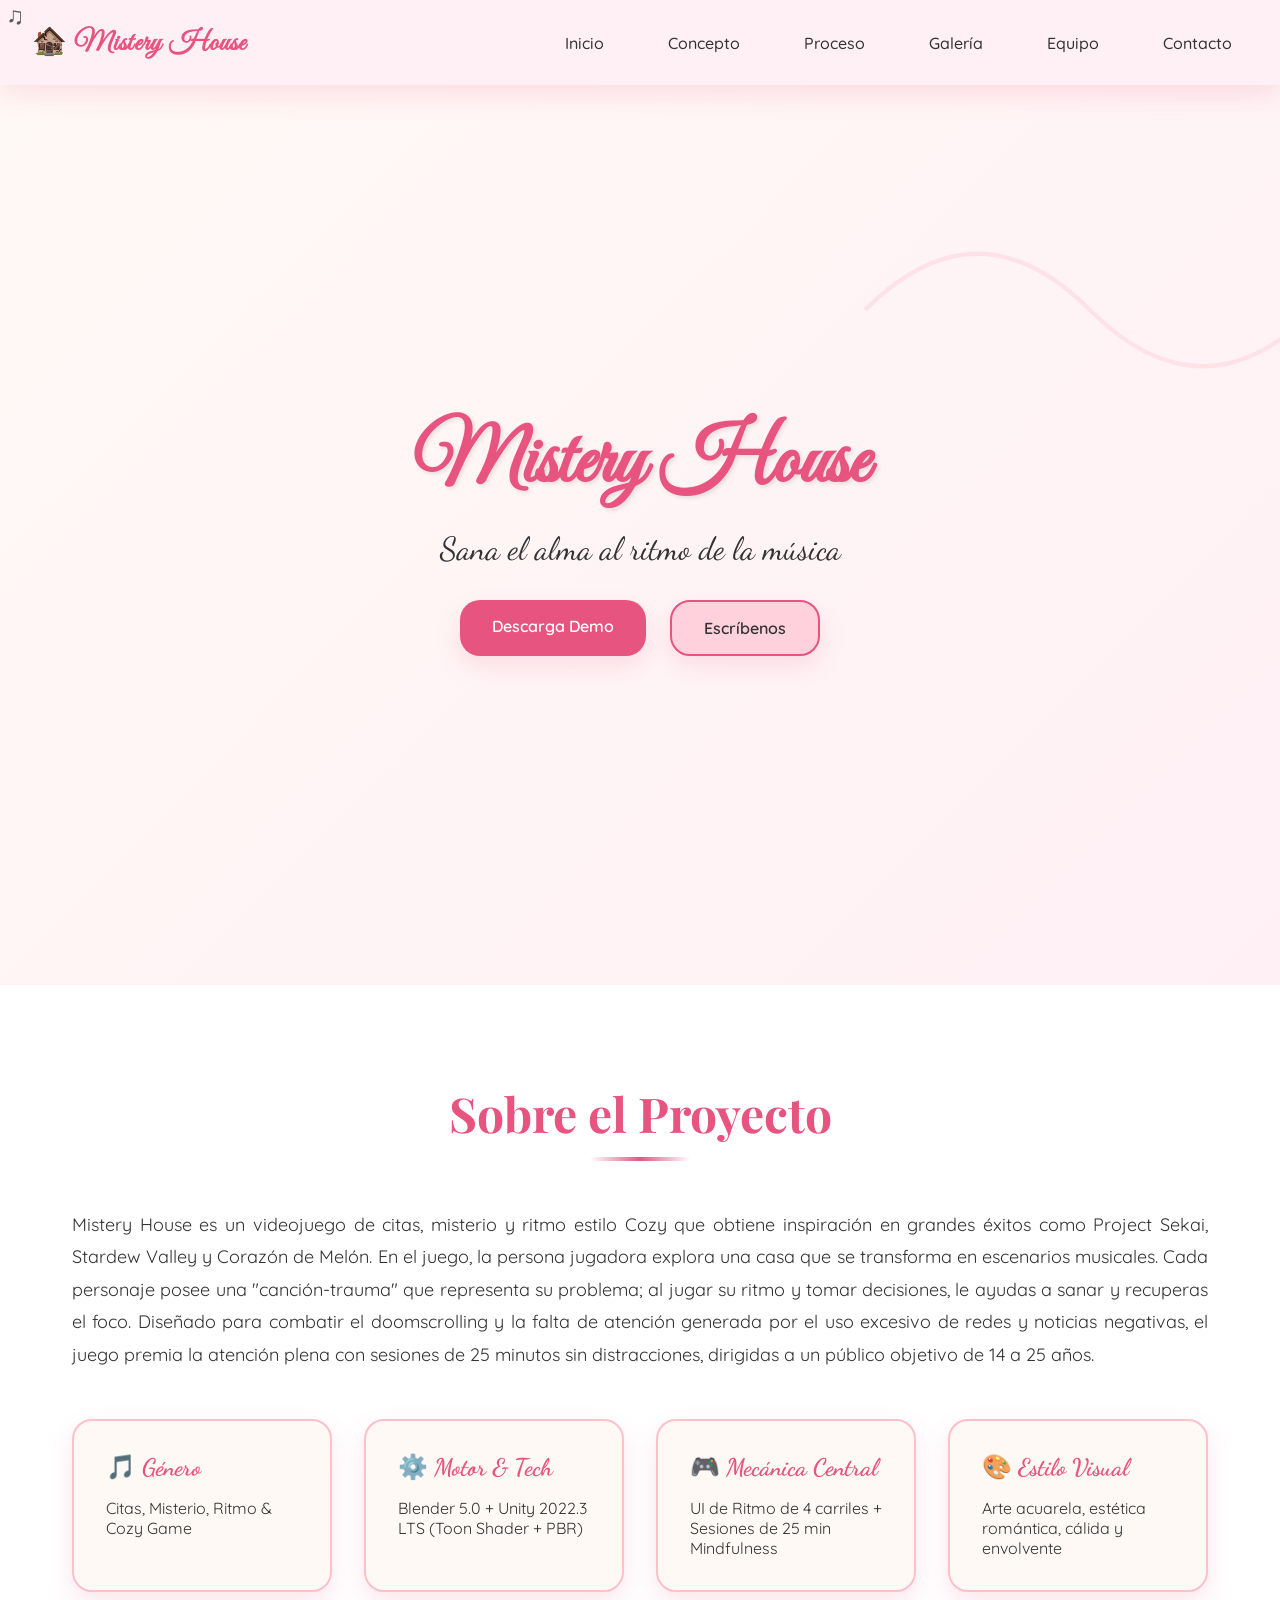
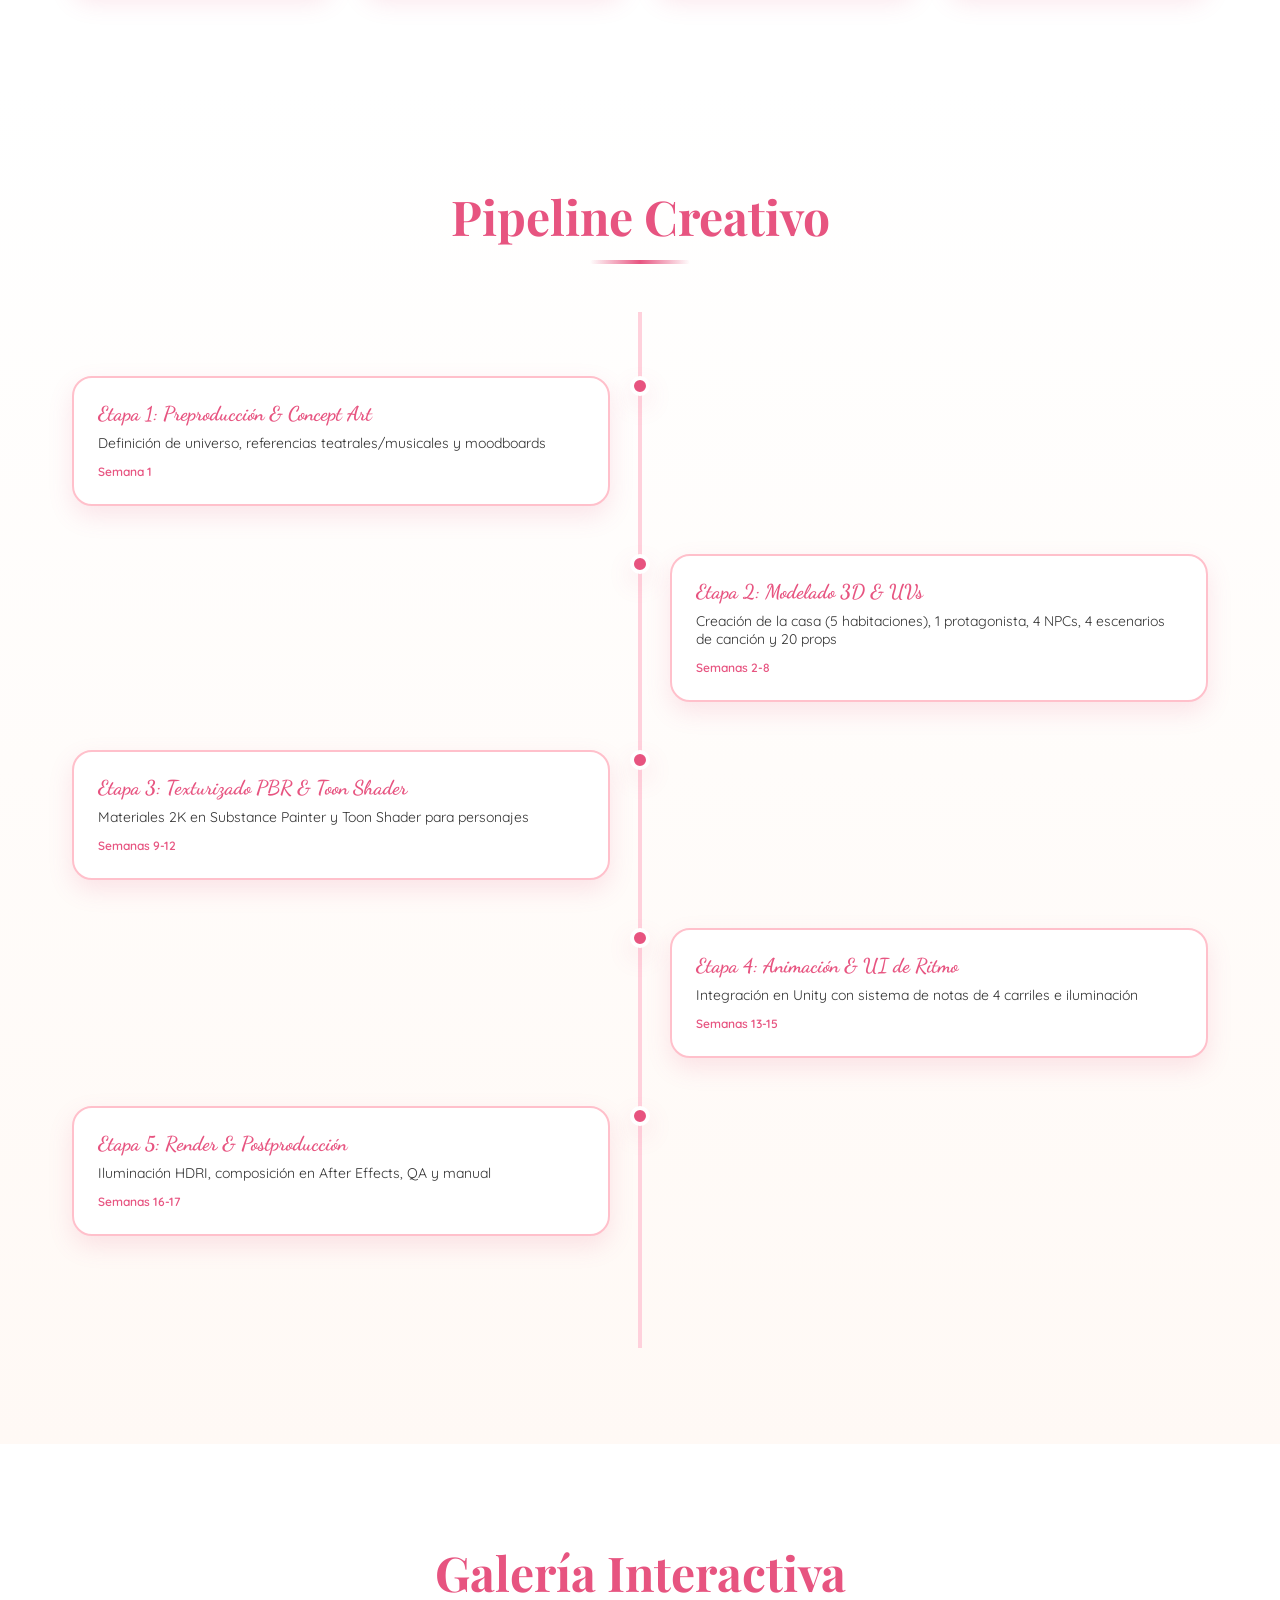
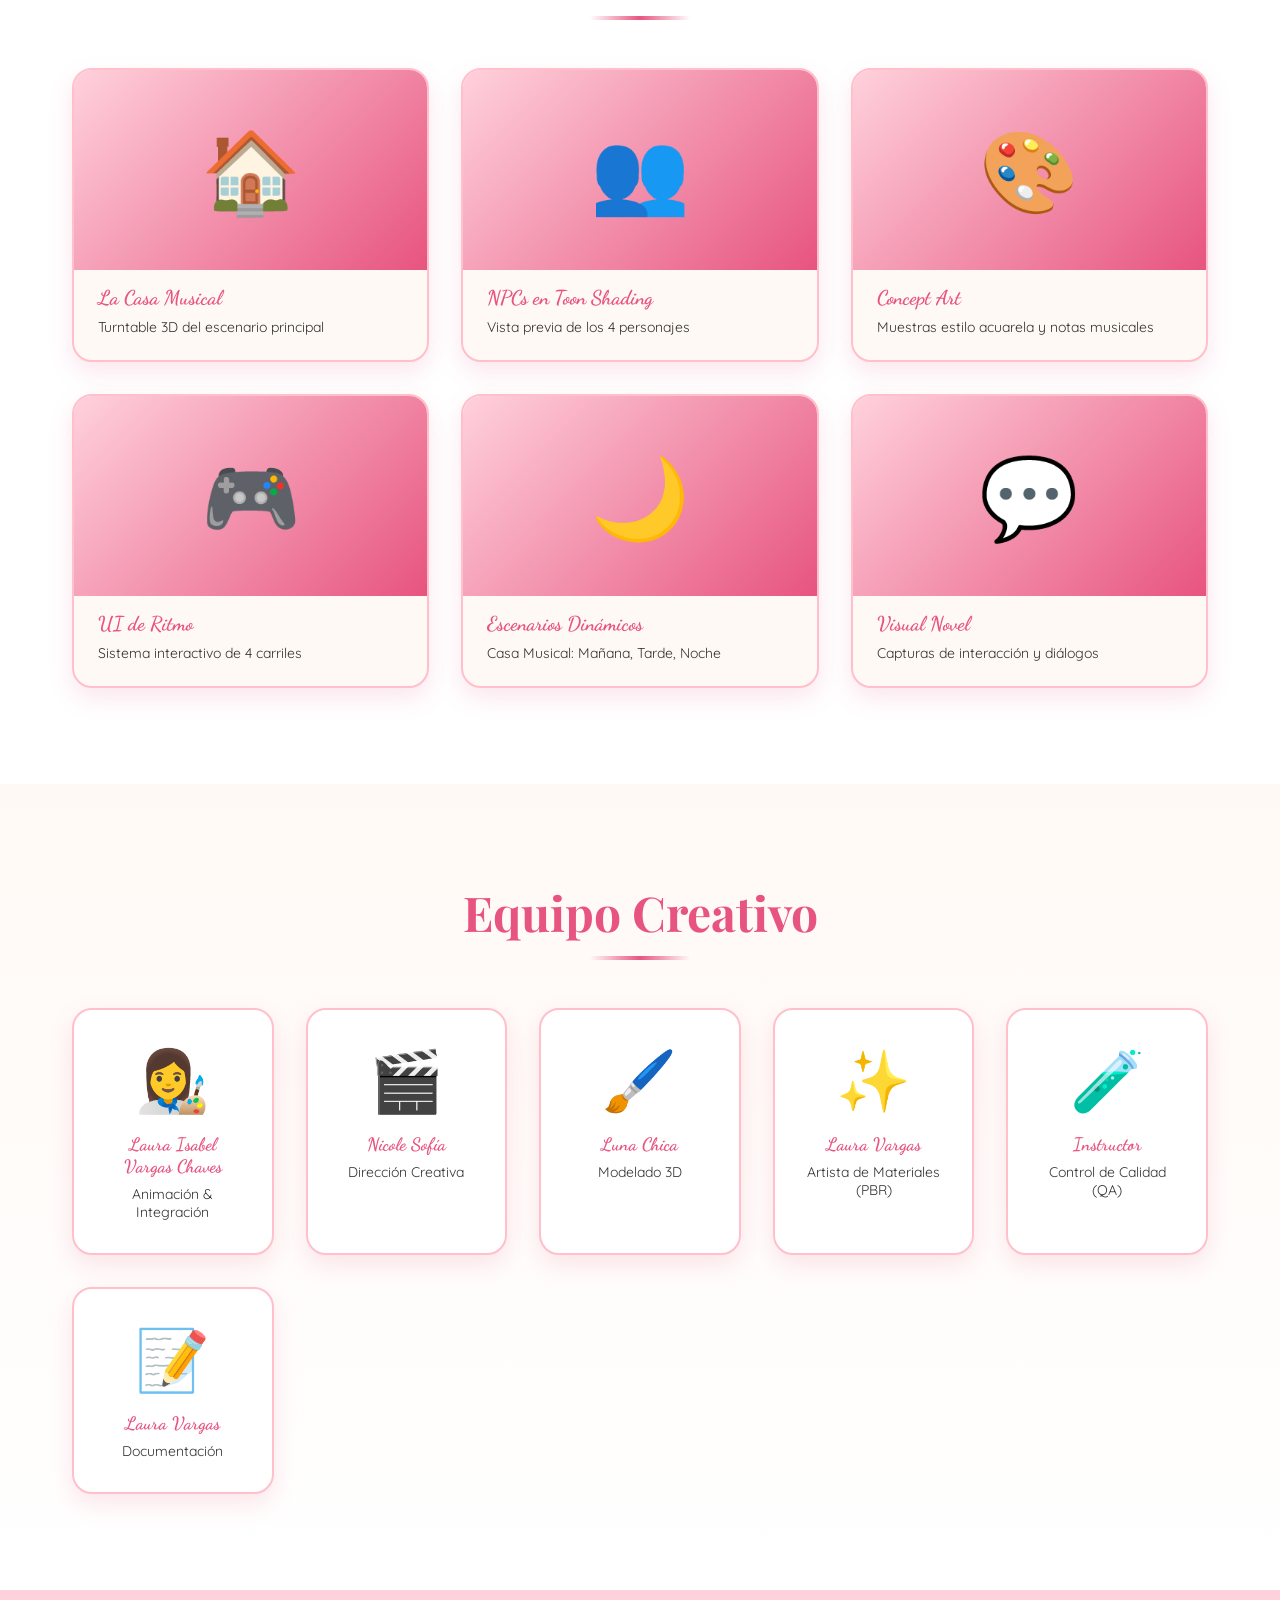
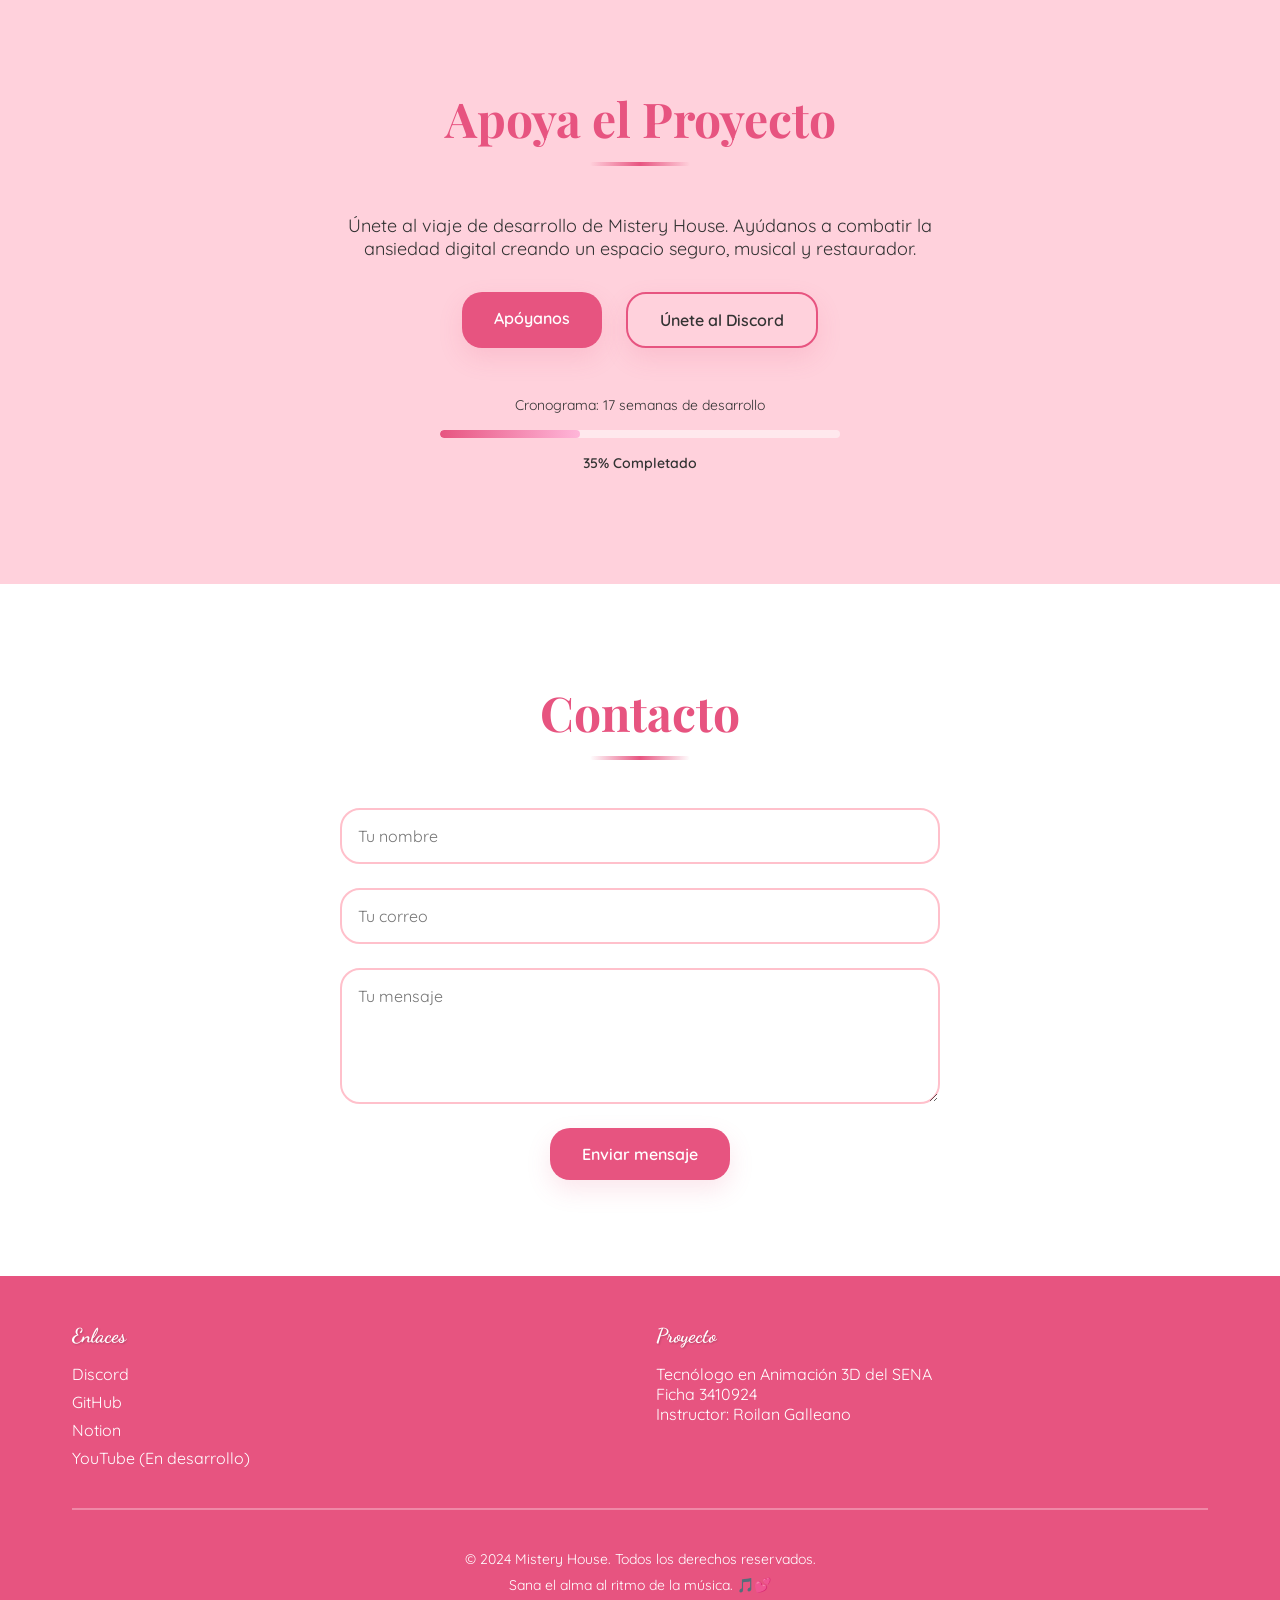
<file: index.html>
<!DOCTYPE html>
<html lang="es">
<head>
    <meta charset="UTF-8">
    <meta name="viewport" content="width=device-width, initial-scale=1.0">
    <title>Mistery House - Sana el alma al ritmo de la música</title>
    <link rel="preconnect" href="https://fonts.googleapis.com">
    <link rel="preconnect" href="https://fonts.gstatic.com" crossorigin>
    <link href="https://fonts.googleapis.com/css2?family=Dancing+Script:wght@400;700&family=Great+Vibes&family=Playfair+Display:wght@400;700&family=Quicksand:wght@300;400;500;700&family=Nunito:wght@300;400;600;700&display=swap" rel="stylesheet">
    <link rel="stylesheet" href="styles.css">
</head>
<body>
    <div id="loader" class="loader">
        <div class="loader-content">
            <div class="musical-note">♫</div>
            <div class="loader-bar"></div>
            <p>Cargando Mistery House...</p>
        </div>
    </div>

    <div id="cursor" class="custom-cursor">♫</div>

    <header class="header">
        <nav class="navbar">
            <div class="logo">
                <h1>🏚️ Mistery House</h1>
            </div>
            <ul class="nav-links">
                <li><a href="#hero">Inicio</a></li>
                <li><a href="#concepto">Concepto</a></li>
                <li><a href="#proceso">Proceso</a></li>
                <li><a href="#galeria">Galería</a></li>
                <li><a href="#equipo">Equipo</a></li>
                <li><a href="#contacto">Contacto</a></li>
            </ul>
        </nav>
    </header>

    <section id="hero" class="hero">
        <div class="hero-content">
            <h1 class="hero-title">Mistery House</h1>
            <p class="hero-subtitle">Sana el alma al ritmo de la música</p>
            <div class="hero-buttons">
                <a href="#demo" class="btn btn-primary">Descarga Demo</a>
                <a href="#contacto" class="btn btn-secondary">Escríbenos</a>
            </div>
        </div>
        <div class="hero-background"></div>
    </section>

    <section id="concepto" class="concepto">
        <div class="container">
            <h2 class="section-title">Sobre el Proyecto</h2>
            <p class="concepto-texto">Mistery House es un videojuego de citas, misterio y ritmo estilo Cozy que obtiene inspiración en grandes éxitos como Project Sekai, Stardew Valley y Corazón de Melón. En el juego, la persona jugadora explora una casa que se transforma en escenarios musicales. Cada personaje posee una "canción-trauma" que representa su problema; al jugar su ritmo y tomar decisiones, le ayudas a sanar y recuperas el foco. Diseñado para combatir el doomscrolling y la falta de atención generada por el uso excesivo de redes y noticias negativas, el juego premia la atención plena con sesiones de 25 minutos sin distracciones, dirigidas a un público objetivo de 14 a 25 años.</p>
            <div class="pillares-grid">
                <div class="pilar-card"><h3>🎵 Género</h3><p>Citas, Misterio, Ritmo & Cozy Game</p></div>
                <div class="pilar-card"><h3>⚙️ Motor & Tech</h3><p>Blender 5.0 + Unity 2022.3 LTS (Toon Shader + PBR)</p></div>
                <div class="pilar-card"><h3>🎮 Mecánica Central</h3><p>UI de Ritmo de 4 carriles + Sesiones de 25 min Mindfulness</p></div>
                <div class="pilar-card"><h3>🎨 Estilo Visual</h3><p>Arte acuarela, estética romántica, cálida y envolvente</p></div>
            </div>
        </div>
    </section>

    <section id="proceso" class="proceso">
        <div class="container">
            <h2 class="section-title">Pipeline Creativo</h2>
            <div class="timeline-container">
                <div class="timeline-progress"><div class="timeline-bar"></div></div>
                <div class="timeline">
                    <div class="timeline-item"><div class="timeline-marker"></div><div class="timeline-content"><h3>Etapa 1: Preproducción & Concept Art</h3><p>Definición de universo, referencias teatrales/musicales y moodboards</p><span class="timeline-duration">Semana 1</span></div></div>
                    <div class="timeline-item"><div class="timeline-marker"></div><div class="timeline-content"><h3>Etapa 2: Modelado 3D & UVs</h3><p>Creación de la casa (5 habitaciones), 1 protagonista, 4 NPCs, 4 escenarios de canción y 20 props</p><span class="timeline-duration">Semanas 2-8</span></div></div>
                    <div class="timeline-item"><div class="timeline-marker"></div><div class="timeline-content"><h3>Etapa 3: Texturizado PBR & Toon Shader</h3><p>Materiales 2K en Substance Painter y Toon Shader para personajes</p><span class="timeline-duration">Semanas 9-12</span></div></div>
                    <div class="timeline-item"><div class="timeline-marker"></div><div class="timeline-content"><h3>Etapa 4: Animación & UI de Ritmo</h3><p>Integración en Unity con sistema de notas de 4 carriles e iluminación</p><span class="timeline-duration">Semanas 13-15</span></div></div>
                    <div class="timeline-item"><div class="timeline-marker"></div><div class="timeline-content"><h3>Etapa 5: Render & Postproducción</h3><p>Iluminación HDRI, composición en After Effects, QA y manual</p><span class="timeline-duration">Semanas 16-17</span></div></div>
                </div>
            </div>
        </div>
    </section>

    <section id="galeria" class="galeria">
        <div class="container">
            <h2 class="section-title">Galería Interactiva</h2>
            <div class="galeria-grid">
                <div class="galeria-card"><div class="galeria-image">🏠</div><h3>La Casa Musical</h3><p>Turntable 3D del escenario principal</p></div>
                <div class="galeria-card"><div class="galeria-image">👥</div><h3>NPCs en Toon Shading</h3><p>Vista previa de los 4 personajes</p></div>
                <div class="galeria-card"><div class="galeria-image">🎨</div><h3>Concept Art</h3><p>Muestras estilo acuarela y notas musicales</p></div>
                <div class="galeria-card"><div class="galeria-image">🎮</div><h3>UI de Ritmo</h3><p>Sistema interactivo de 4 carriles</p></div>
                <div class="galeria-card"><div class="galeria-image">🌙</div><h3>Escenarios Dinámicos</h3><p>Casa Musical: Mañana, Tarde, Noche</p></div>
                <div class="galeria-card"><div class="galeria-image">💬</div><h3>Visual Novel</h3><p>Capturas de interacción y diálogos</p></div>
            </div>
        </div>
    </section>

    <section id="equipo" class="equipo">
        <div class="container">
            <h2 class="section-title">Equipo Creativo</h2>
            <div class="equipo-grid">
                <div class="equipo-card"><div class="equipo-avatar">👩‍🎨</div><h3>Laura Isabel Vargas Chaves</h3><p>Animación & Integración</p></div>
                <div class="equipo-card"><div class="equipo-avatar">🎬</div><h3>Nicole Sofía</h3><p>Dirección Creativa</p></div>
                <div class="equipo-card"><div class="equipo-avatar">🖌️</div><h3>Luna Chica</h3><p>Modelado 3D</p></div>
                <div class="equipo-card"><div class="equipo-avatar">✨</div><h3>Laura Vargas</h3><p>Artista de Materiales (PBR)</p></div>
                <div class="equipo-card"><div class="equipo-avatar">🧪</div><h3>Instructor</h3><p>Control de Calidad (QA)</p></div>
                <div class="equipo-card"><div class="equipo-avatar">📝</div><h3>Laura Vargas</h3><p>Documentación</p></div>
            </div>
        </div>
    </section>

    <section id="apoya" class="apoya">
        <div class="container">
            <h2 class="section-title">Apoya el Proyecto</h2>
            <p class="apoya-texto">Únete al viaje de desarrollo de Mistery House. Ayúdanos a combatir la ansiedad digital creando un espacio seguro, musical y restaurador.</p>
            <div class="apoya-buttons">
                <a href="https://app.notion.com/p/Proyecto-3D-MISTERY-HOUSE-42c996562b1046359ed87fdecfdc2138?source=copy_link" class="btn btn-primary" target="_blank" rel="noopener">Apóyanos</a>
                <a href="https://discord.gg/ARNnr9mHZ" class="btn btn-secondary" target="_blank" rel="noopener">Únete al Discord</a>
            </div>
            <div class="progress-bar-container"><p>Cronograma: 17 semanas de desarrollo</p><div class="progress-bar"><div class="progress-fill" style="width: 35%;"></div></div><p class="progress-text">35% Completado</p></div>
        </div>
    </section>

    <section id="contacto" class="contacto">
        <div class="container">
            <h2 class="section-title">Contacto</h2>
            <form class="contacto-form" id="contactForm">
                <input type="text" placeholder="Tu nombre" required>
                <input type="email" placeholder="Tu correo" required>
                <textarea placeholder="Tu mensaje" rows="5" required></textarea>
                <button type="submit" class="btn btn-primary">Enviar mensaje</button>
            </form>
        </div>
    </section>

    <footer class="footer">
        <div class="container">
            <div class="footer-content">
                <div class="footer-section">
                    <h4>Enlaces</h4>
                    <ul>
                        <li><a href="https://discord.gg/ARNnr9mHZ" target="_blank" rel="noopener">Discord</a></li>
                        <li><a href="https://github.com/LauraVargasTXT/mistery-house" target="_blank" rel="noopener">GitHub</a></li>
                        <li><a href="https://app.notion.com/p/Proyecto-3D-MISTERY-HOUSE-42c996562b1046359ed87fdecfdc2138?source=copy_link" target="_blank" rel="noopener">Notion</a></li>
                        <li><a href="#">YouTube (En desarrollo)</a></li>
                    </ul>
                </div>
                <div class="footer-section">
                    <h4>Proyecto</h4>
                    <p>Tecnólogo en Animación 3D del SENA<br>Ficha 3410924<br>Instructor: Roilan Galleano</p>
                </div>
            </div>
            <div class="footer-bottom">
                <p>&copy; 2024 Mistery House. Todos los derechos reservados.</p>
                <p>Sana el alma al ritmo de la música. 🎵💕</p>
            </div>
        </div>
    </footer>

    <script src="script.js"></script>
</body>
</html>
</file>
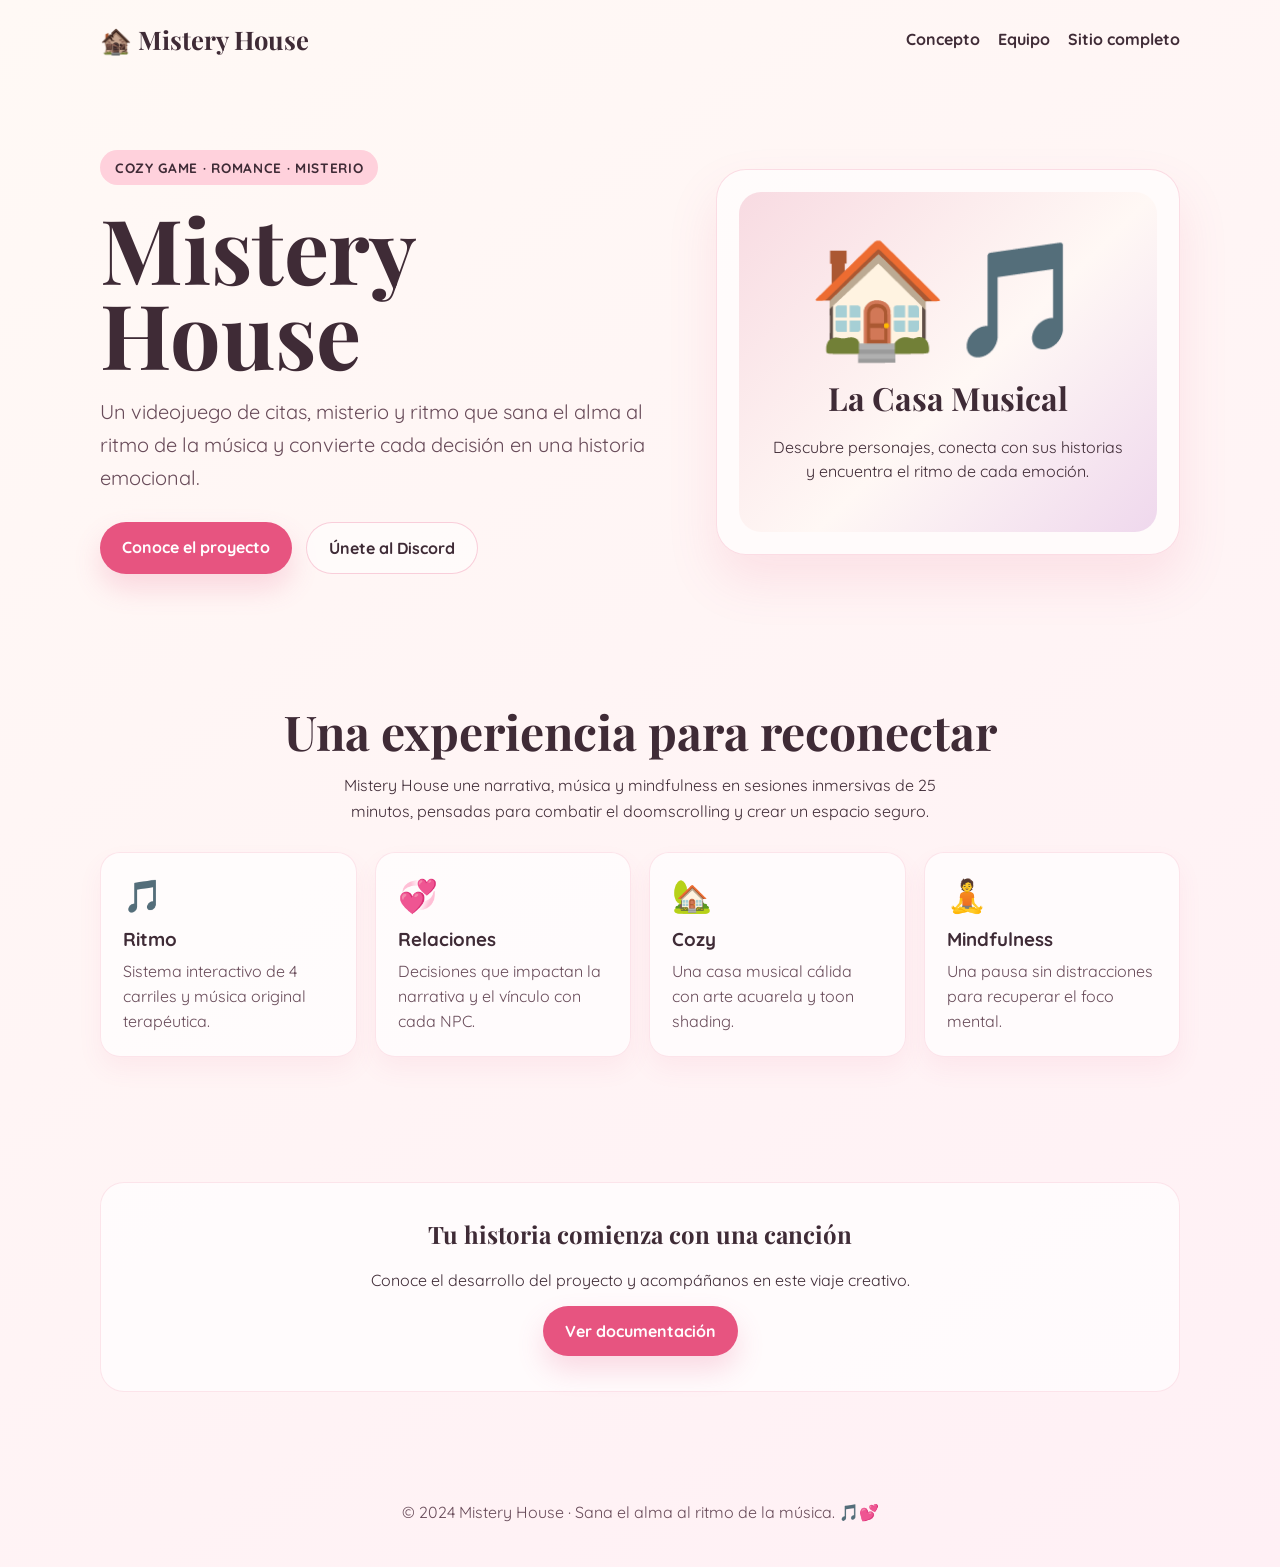
<file: landing/index.html>
<!DOCTYPE html>
<html lang="es">
<head>
  <meta charset="UTF-8">
  <meta name="viewport" content="width=device-width, initial-scale=1.0">
  <meta http-equiv="refresh" content="0; url=../landing.html">
  <title>Mistery House | Landing Page</title>
  <script>
    window.location.replace('../landing.html');
  </script>
</head>
<body>
  <p>Abriendo la landing page de Mistery House…</p>
  <p><a href="../landing.html">Haz clic aquí si no se abre automáticamente.</a></p>
</body>
</html>
</file>
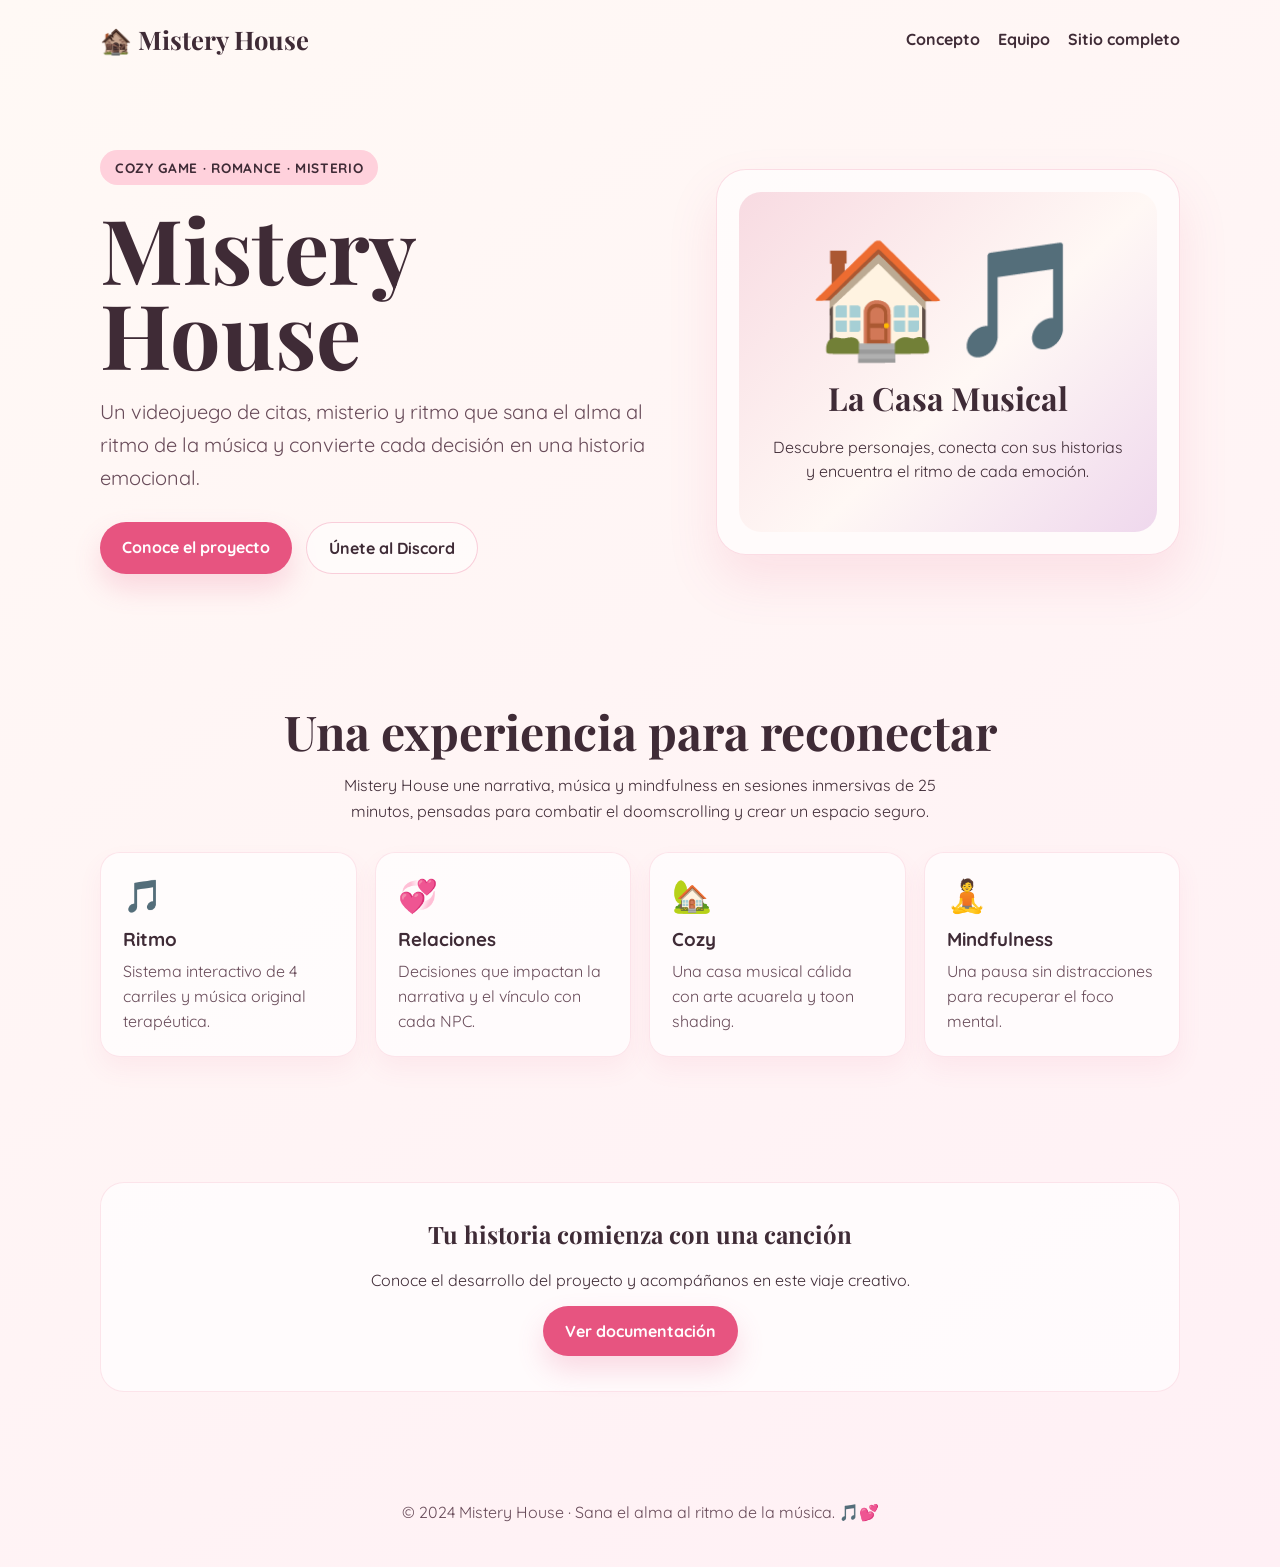
<file: landing.html>
<!DOCTYPE html>
<html lang="es">
<head>
  <meta charset="UTF-8">
  <meta name="viewport" content="width=device-width, initial-scale=1.0">
  <meta name="description" content="Mistery House: videojuego cozy de citas, misterio y ritmo.">
  <title>Mistery House | Landing Page</title>
  <link rel="preconnect" href="https://fonts.googleapis.com">
  <link rel="preconnect" href="https://fonts.gstatic.com" crossorigin>
  <link href="https://fonts.googleapis.com/css2?family=Playfair+Display:wght@600;700&family=Quicksand:wght@400;600;700&display=swap" rel="stylesheet">
  <style>
    :root{--pink:#ffd1dc;--cream:#fff9f5;--blush:#fff0f5;--rose:#e75480;--ink:#3f2b36}
    *{box-sizing:border-box}html{scroll-behavior:smooth}body{margin:0;color:var(--ink);font-family:Quicksand,sans-serif;background:linear-gradient(145deg,var(--cream),var(--blush));min-height:100vh}
    .container{width:min(1080px,calc(100% - 32px));margin:auto}.nav{display:flex;justify-content:space-between;align-items:center;gap:20px;padding:22px 0}.brand{font:700 1.6rem 'Playfair Display',serif}.nav a{color:var(--ink);font-weight:700;text-decoration:none;margin-left:18px}.nav a:hover{color:var(--rose)}
    .hero{padding:72px 0 80px}.grid{display:grid;grid-template-columns:1.1fr .9fr;gap:48px;align-items:center}.tag{display:inline-block;background:var(--pink);border-radius:999px;padding:9px 15px;font-size:.85rem;font-weight:700;text-transform:uppercase;letter-spacing:.05em}h1,h2{font-family:'Playfair Display',serif}h1{font-size:clamp(3rem,7vw,6rem);line-height:.95;margin:20px 0 16px}.lead{font-size:1.25rem;line-height:1.65;max-width:650px;color:#684b59}.actions{display:flex;flex-wrap:wrap;gap:14px;margin-top:28px}.btn{display:inline-block;padding:15px 22px;border-radius:999px;text-decoration:none;font-weight:700}.primary{background:var(--rose);color:white;box-shadow:0 14px 28px #e7548033}.secondary{border:1px solid #e7548044;color:var(--ink);background:#ffffff88}
    .visual{background:#ffffff99;border:1px solid #e7548030;border-radius:30px;padding:22px;box-shadow:0 25px 50px #e7548020}.house{min-height:340px;border-radius:22px;background:linear-gradient(135deg,#f8dbe2,#fff8f5 55%,#efd8ed);display:grid;place-items:center;text-align:center;padding:28px}.house-icon{font-size:7rem}.house h2{font-size:2rem;margin:10px 0}.house p{line-height:1.5}
    section.content{padding:45px 0}.heading{text-align:center;margin-bottom:28px}.heading h2{font-size:clamp(2rem,4vw,3rem);margin:0 0 10px}.heading p{max-width:650px;margin:auto;line-height:1.6}.cards{display:grid;grid-template-columns:repeat(4,1fr);gap:18px}.card{background:#ffffffaa;border:1px solid #e7548024;border-radius:20px;padding:22px;box-shadow:0 12px 25px #e7548012}.card .icon{font-size:2rem}.card h3{margin:12px 0 8px}.card p{line-height:1.55;margin:0;color:#684b59}.cta{text-align:center;background:#ffffffaa;border:1px solid #e7548024;border-radius:24px;padding:35px 20px;margin:35px 0}.cta h2{margin-top:0}.footer{text-align:center;padding:30px 0 45px;color:#684b59}
    @media(max-width:760px){.nav{flex-direction:column}.nav a{margin:0 7px}.grid,.cards{grid-template-columns:1fr}.hero{padding-top:40px}.visual{order:-1}.house{min-height:270px}}
  </style>
</head>
<body>
  <header><div class="container nav"><div class="brand">🏚️ Mistery House</div><nav><a href="#concepto">Concepto</a><a href="#equipo">Equipo</a><a href="index.html">Sitio completo</a></nav></div></header>
  <main>
    <section class="hero"><div class="container grid"><div><span class="tag">Cozy Game · Romance · Misterio</span><h1>Mistery House</h1><p class="lead">Un videojuego de citas, misterio y ritmo que sana el alma al ritmo de la música y convierte cada decisión en una historia emocional.</p><div class="actions"><a class="btn primary" href="#concepto">Conoce el proyecto</a><a class="btn secondary" href="https://discord.gg/ARNnr9mHZ" target="_blank" rel="noopener">Únete al Discord</a></div></div><div class="visual"><div class="house"><div><div class="house-icon">🏠🎵</div><h2>La Casa Musical</h2><p>Descubre personajes, conecta con sus historias y encuentra el ritmo de cada emoción.</p></div></div></div></div></section>
    <section id="concepto" class="content"><div class="container"><div class="heading"><h2>Una experiencia para reconectar</h2><p>Mistery House une narrativa, música y mindfulness en sesiones inmersivas de 25 minutos, pensadas para combatir el doomscrolling y crear un espacio seguro.</p></div><div class="cards"><article class="card"><div class="icon">🎵</div><h3>Ritmo</h3><p>Sistema interactivo de 4 carriles y música original terapéutica.</p></article><article class="card"><div class="icon">💞</div><h3>Relaciones</h3><p>Decisiones que impactan la narrativa y el vínculo con cada NPC.</p></article><article class="card"><div class="icon">🏡</div><h3>Cozy</h3><p>Una casa musical cálida con arte acuarela y toon shading.</p></article><article class="card"><div class="icon">🧘</div><h3>Mindfulness</h3><p>Una pausa sin distracciones para recuperar el foco mental.</p></article></div></div></section>
    <section id="equipo" class="content"><div class="container"><div class="cta"><h2>Tu historia comienza con una canción</h2><p>Conoce el desarrollo del proyecto y acompáñanos en este viaje creativo.</p><a class="btn primary" href="https://app.notion.com/p/Proyecto-3D-MISTERY-HOUSE-42c996562b1046359ed87fdecfdc2138?source=copy_link" target="_blank" rel="noopener">Ver documentación</a></div></div></section>
  </main>
  <footer class="footer"><div class="container">© 2024 Mistery House · Sana el alma al ritmo de la música. 🎵💕</div></footer>
</body>
</html>
</file>
<file: styles.css>
:root {
  --primary-color: #FFD1DC;
  --secondary-color: #FFF9F5;
  --accent-color: #E75480;
  --bg-color: #FFF0F5;
  --text-color: #333;
  --shadow: 0 10px 25px rgba(231, 84, 128, 0.15);
  --border-radius: 20px;
}

* {
  margin: 0;
  padding: 0;
  box-sizing: border-box;
}

body {
  font-family: 'Quicksand', 'Nunito', sans-serif;
  background-color: var(--bg-color);
  color: var(--text-color);
  overflow-x: hidden;
  cursor: none;
}

/* CUSTOM CURSOR */
.custom-cursor {
  position: fixed;
  width: 30px;
  height: 30px;
  pointer-events: none;
  display: flex;
  align-items: center;
  justify-content: center;
  font-size: 24px;
  z-index: 9999;
  mix-blend-mode: multiply;
  opacity: 0.8;
}

/* LOADER */
.loader {
  position: fixed;
  top: 0;
  left: 0;
  width: 100%;
  height: 100%;
  background: linear-gradient(135deg, var(--secondary-color), var(--primary-color));
  display: flex;
  justify-content: center;
  align-items: center;
  z-index: 10000;
  animation: fadeOut 0.6s ease-out 2s forwards;
}

.loader-content {
  text-align: center;
}

.musical-note {
  font-size: 60px;
  margin-bottom: 20px;
  animation: bounce 0.6s ease-in-out infinite;
}

.loader-bar {
  width: 200px;
  height: 4px;
  background: var(--accent-color);
  border-radius: 2px;
  margin: 20px auto;
  animation: slideRight 2s ease-in-out infinite;
}

.loader p {
  font-family: 'Dancing Script', cursive;
  color: var(--accent-color);
  font-size: 18px;
}

@keyframes bounce {
  0%, 100% { transform: translateY(0); }
  50% { transform: translateY(-10px); }
}

@keyframes slideRight {
  0% { width: 0; }
  50% { width: 200px; }
  100% { width: 0; }
}

@keyframes fadeOut {
  to { opacity: 0; visibility: hidden; }
}

/* HEADER / NAV */
.header {
  position: sticky;
  top: 0;
  z-index: 100;
  background: rgba(255, 240, 245, 0.95);
  backdrop-filter: blur(10px);
  box-shadow: var(--shadow);
}

.navbar {
  display: flex;
  justify-content: space-between;
  align-items: center;
  padding: 1.5rem 2rem;
  max-width: 1400px;
  margin: 0 auto;
}

.logo h1 {
  font-family: 'Great Vibes', cursive;
  font-size: 28px;
  color: var(--accent-color);
  letter-spacing: 1px;
}

.nav-links {
  display: flex;
  list-style: none;
  gap: 2rem;
}

.nav-links a {
  text-decoration: none;
  color: var(--text-color);
  font-weight: 500;
  transition: color 0.3s ease;
  padding: 0.5rem 1rem;
}

.nav-links a:hover {
  color: var(--accent-color);
  text-shadow: 0 0 10px rgba(231, 84, 128, 0.3);
}

/* HERO SECTION */
.hero {
  position: relative;
  height: 100vh;
  display: flex;
  justify-content: center;
  align-items: center;
  overflow: hidden;
  background: linear-gradient(135deg, var(--secondary-color), var(--bg-color));
}

.hero-background {
  position: absolute;
  top: 0;
  right: 0;
  width: 50%;
  height: 100%;
  background: url('data:image/svg+xml,<svg xmlns="http://www.w3.org/2000/svg" viewBox="0 0 400 400"><path d="M100,100 Q150,50 200,100 T300,100" fill="none" stroke="%23FFD1DC" stroke-width="2"/></svg>');
  background-size: cover;
  opacity: 0.5;
  animation: parallax 10s ease-in-out infinite;
}

@keyframes parallax {
  0%, 100% { transform: translateY(0); }
  50% { transform: translateY(20px); }
}

.hero-content {
  position: relative;
  z-index: 10;
  text-align: center;
  animation: fadeInUp 0.8s ease-out;
}

.hero-title {
  font-family: 'Great Vibes', cursive;
  font-size: 80px;
  color: var(--accent-color);
  margin-bottom: 1rem;
  text-shadow: 2px 2px 4px rgba(0, 0, 0, 0.1);
}

.hero-subtitle {
  font-family: 'Dancing Script', cursive;
  font-size: 32px;
  color: var(--text-color);
  margin-bottom: 2rem;
}

.hero-buttons {
  display: flex;
  gap: 1.5rem;
  justify-content: center;
  flex-wrap: wrap;
}

@keyframes fadeInUp {
  from {
    opacity: 0;
    transform: translateY(30px);
  }
  to {
    opacity: 1;
    transform: translateY(0);
  }
}

/* BUTTONS */
.btn {
  padding: 1rem 2rem;
  border: none;
  border-radius: var(--border-radius);
  font-family: 'Quicksand', sans-serif;
  font-size: 16px;
  font-weight: 600;
  cursor: pointer;
  text-decoration: none;
  display: inline-block;
  transition: all 0.3s ease;
  box-shadow: var(--shadow);
}

.btn-primary {
  background-color: var(--accent-color);
  color: white;
}

.btn-primary:hover {
  transform: translateY(-3px);
  box-shadow: 0 15px 35px rgba(231, 84, 128, 0.3);
  animation: pulse 0.6s ease-out;
}

.btn-secondary {
  background-color: var(--primary-color);
  color: var(--text-color);
  border: 2px solid var(--accent-color);
}

.btn-secondary:hover {
  transform: translateY(-3px);
  box-shadow: 0 15px 35px rgba(231, 84, 128, 0.2);
}

@keyframes pulse {
  0% {
    box-shadow: 0 0 0 0 rgba(231, 84, 128, 0.7);
  }
  70% {
    box-shadow: 0 0 0 15px rgba(231, 84, 128, 0);
  }
  100% {
    box-shadow: 0 0 0 0 rgba(231, 84, 128, 0);
  }
}

/* CONTAINER */
.container {
  max-width: 1200px;
  margin: 0 auto;
  padding: 0 2rem;
}

/* SECTION TITLE */
.section-title {
  font-family: 'Playfair Display', serif;
  font-size: 48px;
  color: var(--accent-color);
  text-align: center;
  margin-bottom: 3rem;
  position: relative;
  padding-bottom: 1rem;
}

.section-title::after {
  content: '';
  position: absolute;
  bottom: 0;
  left: 50%;
  transform: translateX(-50%);
  width: 100px;
  height: 4px;
  background: linear-gradient(90deg, transparent, var(--accent-color), transparent);
  border-radius: 2px;
}

/* CONCEPTO SECTION */
.concepto {
  padding: 6rem 0;
  background: white;
}

.concepto-texto {
  font-size: 18px;
  line-height: 1.8;
  color: var(--text-color);
  margin-bottom: 3rem;
  text-align: justify;
}

.pillares-grid {
  display: grid;
  grid-template-columns: repeat(auto-fit, minmax(250px, 1fr));
  gap: 2rem;
}

.pilar-card {
  background: var(--secondary-color);
  padding: 2rem;
  border-radius: var(--border-radius);
  border: 2px solid #FFC0CB;
  box-shadow: var(--shadow);
  transition: all 0.3s ease;
  animation: revealOnScroll 0.6s ease-out both;
}

.pilar-card:nth-child(1) { animation-delay: 0.1s; }
.pilar-card:nth-child(2) { animation-delay: 0.2s; }
.pilar-card:nth-child(3) { animation-delay: 0.3s; }
.pilar-card:nth-child(4) { animation-delay: 0.4s; }

.pilar-card h3 {
  font-family: 'Dancing Script', cursive;
  font-size: 24px;
  color: var(--accent-color);
  margin-bottom: 1rem;
}

.pilar-card p {
  font-size: 16px;
  color: var(--text-color);
}

.pilar-card:hover {
  transform: translateY(-5px) scale(1.02);
  box-shadow: 0 20px 40px rgba(231, 84, 128, 0.2);
}

@keyframes revealOnScroll {
  from {
    opacity: 0;
    transform: translateY(20px);
  }
  to {
    opacity: 1;
    transform: translateY(0);
  }
}

/* PROCESO / TIMELINE */
.proceso {
  padding: 6rem 0;
  background: linear-gradient(180deg, white, var(--secondary-color));
}

.timeline-container {
  position: relative;
  padding: 2rem 0;
}

.timeline-progress {
  position: absolute;
  left: 50%;
  top: 0;
  height: 100%;
  width: 4px;
  background: #FFD1DC;
  transform: translateX(-50%);
}

.timeline-bar {
  height: 0%;
  background: linear-gradient(180deg, var(--accent-color), #FFD1DC);
  width: 100%;
  border-radius: 2px;
  transition: height 0.3s ease;
}

.timeline {
  position: relative;
  padding: 2rem 0;
}

.timeline-item {
  display: flex;
  margin-bottom: 3rem;
  position: relative;
}

.timeline-item:nth-child(odd) {
  flex-direction: row;
}

.timeline-item:nth-child(even) {
  flex-direction: row-reverse;
}

.timeline-marker {
  position: absolute;
  left: 50%;
  top: 0;
  width: 20px;
  height: 20px;
  background: var(--accent-color);
  border-radius: 50%;
  transform: translateX(-50%);
  border: 4px solid white;
  box-shadow: var(--shadow);
}

.timeline-content {
  width: calc(50% - 30px);
  padding: 1.5rem;
  background: white;
  border-radius: var(--border-radius);
  border: 2px solid #FFC0CB;
  box-shadow: var(--shadow);
}

.timeline-item:nth-child(odd) .timeline-content {
  margin-right: 30px;
}

.timeline-item:nth-child(even) .timeline-content {
  margin-left: 30px;
}

.timeline-content h3 {
  font-family: 'Dancing Script', cursive;
  color: var(--accent-color);
  margin-bottom: 0.5rem;
  font-size: 20px;
}

.timeline-content p {
  font-size: 14px;
  color: var(--text-color);
  margin-bottom: 0.5rem;
}

.timeline-duration {
  font-size: 12px;
  color: var(--accent-color);
  font-weight: 600;
}

/* GALERÍA */
.galeria {
  padding: 6rem 0;
  background: white;
}

.galeria-grid {
  display: grid;
  grid-template-columns: repeat(auto-fit, minmax(280px, 1fr));
  gap: 2rem;
}

.galeria-card {
  background: var(--secondary-color);
  border-radius: var(--border-radius);
  border: 2px solid #FFC0CB;
  overflow: hidden;
  box-shadow: var(--shadow);
  transition: all 0.3s ease;
  cursor: pointer;
}

.galeria-image {
  width: 100%;
  height: 200px;
  background: linear-gradient(135deg, var(--primary-color), var(--accent-color));
  display: flex;
  justify-content: center;
  align-items: center;
  font-size: 80px;
  transition: transform 0.3s ease;
}

.galeria-card:hover .galeria-image {
  transform: scale(1.1) rotateZ(2deg);
}

.galeria-card > h3 {
  padding: 1rem 1.5rem 0.5rem;
  font-family: 'Dancing Script', cursive;
  color: var(--accent-color);
  font-size: 20px;
}

.galeria-card > p {
  padding: 0 1.5rem 1.5rem;
  font-size: 14px;
  color: var(--text-color);
}

.galeria-card:hover {
  transform: translateY(-10px) scale(1.02);
  box-shadow: 0 20px 50px rgba(231, 84, 128, 0.25);
}

/* EQUIPO */
.equipo {
  padding: 6rem 0;
  background: linear-gradient(180deg, var(--secondary-color), white);
}

.equipo-grid {
  display: grid;
  grid-template-columns: repeat(auto-fit, minmax(200px, 1fr));
  gap: 2rem;
}

.equipo-card {
  background: white;
  border-radius: var(--border-radius);
  border: 2px solid #FFC0CB;
  padding: 2rem;
  text-align: center;
  box-shadow: var(--shadow);
  transition: all 0.3s ease;
}

.equipo-avatar {
  font-size: 60px;
  margin-bottom: 1rem;
  display: block;
}

.equipo-card h3 {
  font-family: 'Dancing Script', cursive;
  color: var(--accent-color);
  font-size: 18px;
  margin-bottom: 0.5rem;
}

.equipo-card p {
  font-size: 14px;
  color: var(--text-color);
}

.equipo-card:hover {
  transform: translateY(-8px) scale(1.05);
  box-shadow: 0 15px 40px rgba(231, 84, 128, 0.2);
}

/* APOYA SECTION */
.apoya {
  padding: 6rem 0;
  background: var(--primary-color);
  text-align: center;
}

.apoya-texto {
  font-size: 18px;
  margin-bottom: 2rem;
  max-width: 600px;
  margin-left: auto;
  margin-right: auto;
  color: var(--text-color);
}

.apoya-buttons {
  display: flex;
  gap: 1.5rem;
  justify-content: center;
  margin-bottom: 3rem;
  flex-wrap: wrap;
}

.progress-bar-container {
  max-width: 400px;
  margin: 0 auto;
}

.progress-bar-container p {
  font-size: 14px;
  color: var(--text-color);
  margin-bottom: 1rem;
}

.progress-bar {
  width: 100%;
  height: 8px;
  background: rgba(255, 255, 255, 0.5);
  border-radius: 4px;
  overflow: hidden;
  margin-bottom: 1rem;
}

.progress-fill {
  height: 100%;
  background: linear-gradient(90deg, var(--accent-color), #FFB6D9);
  border-radius: 4px;
  transition: width 0.3s ease;
}

.progress-text {
  font-size: 14px;
  font-weight: 600;
  color: var(--accent-color);
}

/* CONTACTO */
.contacto {
  padding: 6rem 0;
  background: white;
}

.contacto-form {
  max-width: 600px;
  margin: 0 auto;
  display: flex;
  flex-direction: column;
  gap: 1.5rem;
}

.contacto-form input,
.contacto-form textarea {
  padding: 1rem;
  border: 2px solid #FFC0CB;
  border-radius: var(--border-radius);
  font-family: 'Quicksand', sans-serif;
  font-size: 16px;
  resize: vertical;
  transition: all 0.3s ease;
}

.contacto-form input:focus,
.contacto-form textarea:focus {
  outline: none;
  border-color: var(--accent-color);
  box-shadow: 0 0 10px rgba(231, 84, 128, 0.3);
}

.contacto-form button {
  align-self: center;
}

/* FOOTER */
.footer {
  background: var(--accent-color);
  color: white;
  padding: 3rem 0;
}

.footer-content {
  display: grid;
  grid-template-columns: repeat(auto-fit, minmax(250px, 1fr));
  gap: 2rem;
  margin-bottom: 2rem;
}

.footer-section h4 {
  font-family: 'Dancing Script', cursive;
  font-size: 20px;
  margin-bottom: 1rem;
  text-shadow: 1px 1px 2px rgba(0, 0, 0, 0.2);
}

.footer-section ul {
  list-style: none;
}

.footer-section a {
  color: white;
  text-decoration: none;
  transition: opacity 0.3s ease;
}

.footer-section a:hover {
  opacity: 0.7;
  text-decoration: underline;
}

.footer-section li {
  margin-bottom: 0.5rem;
}

.footer-bottom {
  text-align: center;
  border-top: 2px solid rgba(255, 255, 255, 0.3);
  padding-top: 2rem;
}

.footer-bottom p {
  font-size: 14px;
  margin: 0.5rem 0;
}

/* RESPONSIVE */
@media (max-width: 768px) {
  .hero-title {
    font-size: 48px;
  }
  
  .hero-subtitle {
    font-size: 24px;
  }
  
  .section-title {
    font-size: 36px;
  }
  
  .nav-links {
    gap: 1rem;
    flex-wrap: wrap;
  }
  
  .timeline-item:nth-child(odd),
  .timeline-item:nth-child(even) {
    flex-direction: row !important;
  }
  
  .timeline-content {
    width: calc(100% - 60px) !important;
    margin-left: 30px !important;
    margin-right: 0 !important;
  }
  
  .pillares-grid {
    grid-template-columns: 1fr;
  }
  
  .galeria-grid {
    grid-template-columns: 1fr;
  }
  
  .equipo-grid {
    grid-template-columns: repeat(2, 1fr);
  }
}
</file>
